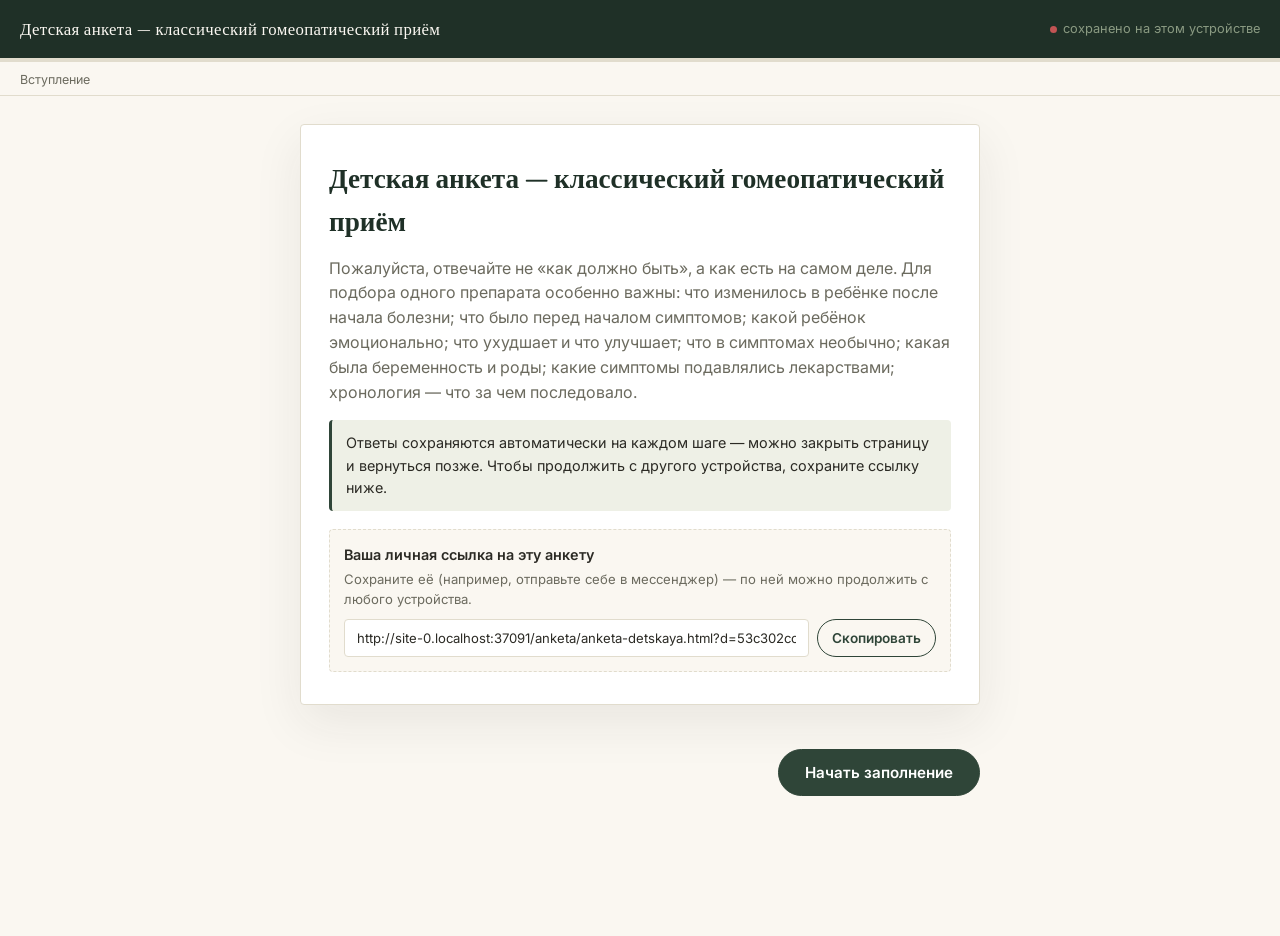
<file: anketa/anketa-detskaya.html>
<!DOCTYPE html>
<html lang="ru">
<head>
<meta charset="UTF-8">
<meta name="viewport" content="width=device-width, initial-scale=1.0">
<meta name="robots" content="noindex">
<title>Детская анкета — Галина Ховзун, классическая гомеопатия</title>
<link rel="preconnect" href="https://fonts.googleapis.com">
<!-- шрифты грузятся без блокировки страницы: если Google Fonts недоступен, анкета всё равно откроется -->
<link rel="stylesheet" href="https://fonts.googleapis.com/css2?family=Fraunces:ital,opsz,wght@0,9..144,400;0,9..144,600;1,9..144,500&family=Inter:wght@400;500;600&display=swap" media="print" onload="this.media='all'">
<link rel="stylesheet" href="style.css?v=3">
</head>
<body>
<div id="app"><p style="padding:40px 20px;text-align:center;font-family:system-ui,sans-serif;color:#6b6a5e">Загружаем анкету…</p></div>
<noscript><p style="padding:20px;text-align:center;font-family:system-ui,sans-serif">Для заполнения анкеты включите JavaScript в браузере.</p></noscript>
<script>
  window.FORM_CONFIG = {
    formId: 'child',
    schemaUrl: 'schemas/child.json?v=3',
    apiBase: 'https://khovzun-anketa-api.dkhovz.workers.dev',
    doctorWhatsApp: '79057192085'
  };
</script>
<script src="app.js?v=4"></script>
</body>
</html>
</file>
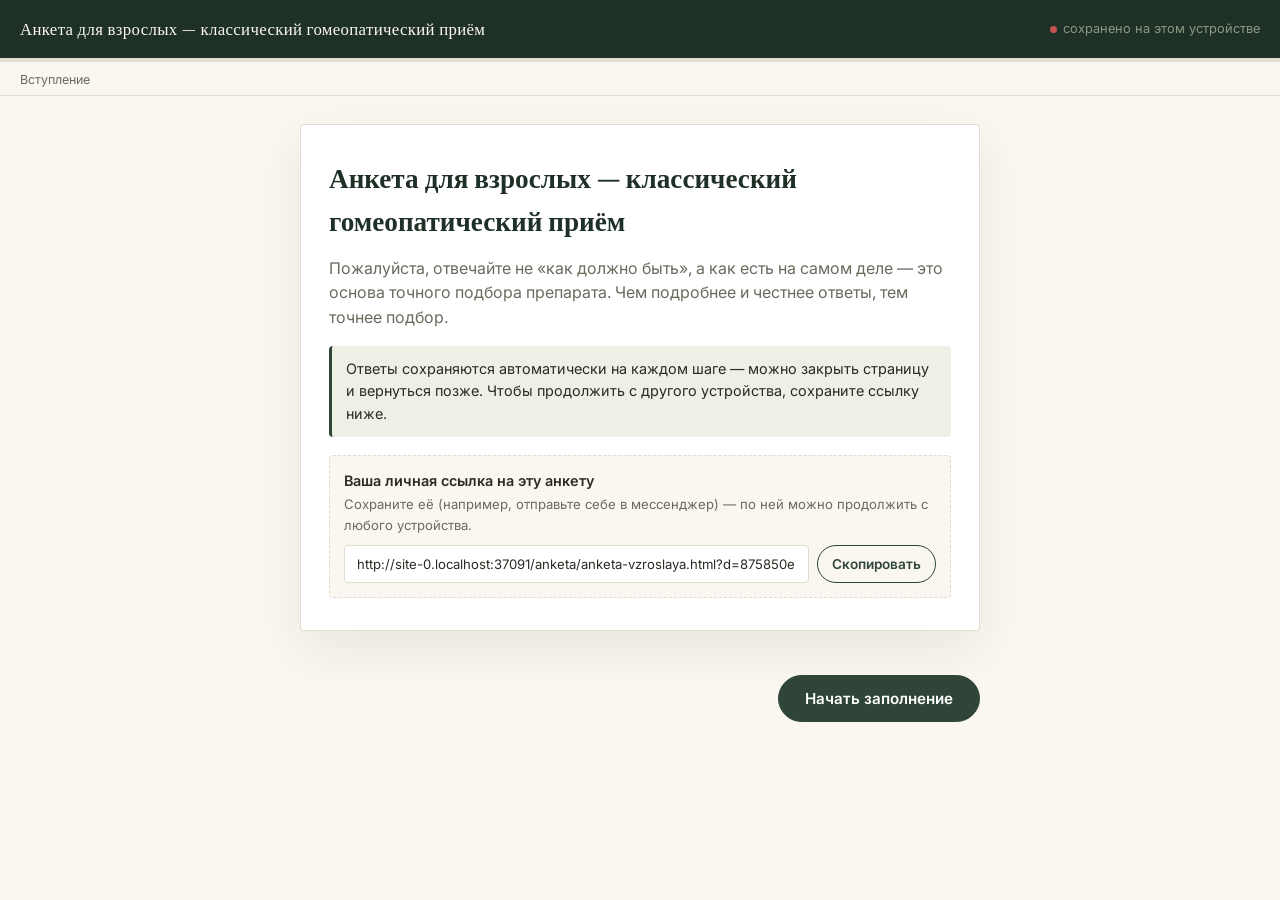
<file: anketa/anketa-vzroslaya.html>
<!DOCTYPE html>
<html lang="ru">
<head>
<meta charset="UTF-8">
<meta name="viewport" content="width=device-width, initial-scale=1.0">
<meta name="robots" content="noindex">
<title>Анкета для взрослых — Галина Ховзун, классическая гомеопатия</title>
<link rel="preconnect" href="https://fonts.googleapis.com">
<!-- шрифты грузятся без блокировки страницы: если Google Fonts недоступен, анкета всё равно откроется -->
<link rel="stylesheet" href="https://fonts.googleapis.com/css2?family=Fraunces:ital,opsz,wght@0,9..144,400;0,9..144,600;1,9..144,500&family=Inter:wght@400;500;600&display=swap" media="print" onload="this.media='all'">
<link rel="stylesheet" href="style.css?v=3">
</head>
<body>
<div id="app"><p style="padding:40px 20px;text-align:center;font-family:system-ui,sans-serif;color:#6b6a5e">Загружаем анкету…</p></div>
<noscript><p style="padding:20px;text-align:center;font-family:system-ui,sans-serif">Для заполнения анкеты включите JavaScript в браузере.</p></noscript>
<script>
  window.FORM_CONFIG = {
    formId: 'adult',
    schemaUrl: 'schemas/adult.json?v=3',
    apiBase: 'https://khovzun-anketa-api.dkhovz.workers.dev',
    doctorWhatsApp: '79057192085'
  };
</script>
<script src="app.js?v=4"></script>
</body>
</html>
</file>
<file: anketa/style.css>
:root {
    --ink: #2b2a24;
    --ink-soft: #6b6a5e;
    --forest: #2f4538;
    --forest-deep: #1f3027;
    --sage: #8a9a82;
    --sage-pale: #eef0e6;
    --clay: #bf7a55;
    --clay-deep: #a4623f;
    --cream: #faf7f1;
    --cream-deep: #f3eee3;
    --line: #e1dccd;
    --white: #ffffff;
    --radius: 4px;
    --shadow: 0 18px 50px rgba(43, 42, 36, .08);
    --serif: 'Fraunces', Georgia, serif;
    --sans: 'Inter', system-ui, -apple-system, Roboto, Arial, sans-serif;
}

* { margin: 0; padding: 0; box-sizing: border-box; }
html { scroll-behavior: smooth; }

body {
    font-family: var(--sans);
    background: var(--cream);
    color: var(--ink);
    line-height: 1.55;
    padding-bottom: 80px;
}

a { color: var(--forest); }

.topbar {
    background: var(--forest-deep);
    color: var(--cream);
    padding: 16px 20px;
    display: flex;
    align-items: center;
    justify-content: space-between;
    gap: 12px;
}
.topbar .brand {
    font-family: var(--serif);
    font-size: 1.05rem;
    letter-spacing: .02em;
}
.topbar .status {
    font-size: .8rem;
    color: var(--sage);
    display: flex;
    align-items: center;
    gap: 6px;
}
.topbar .status .dot {
    width: 7px; height: 7px; border-radius: 50%;
    background: var(--sage);
    transition: background .2s;
}
.topbar .status.saving .dot { background: var(--clay); }
.topbar .status.error .dot { background: #c25454; }

.progress-wrap {
    position: sticky;
    top: 0;
    z-index: 50;
    background: var(--cream);
    border-bottom: 1px solid var(--line);
}
.progress-bar {
    height: 4px;
    background: var(--line);
    position: relative;
}
.progress-bar > span {
    position: absolute; left: 0; top: 0; bottom: 0;
    background: var(--forest);
    transition: width .25s ease;
}
.progress-label {
    font-size: .78rem;
    color: var(--ink-soft);
    padding: 8px 20px 6px;
}

.container {
    max-width: 720px;
    margin: 0 auto;
    padding: 28px 20px 0;
}

.intro-card {
    background: var(--white);
    border: 1px solid var(--line);
    border-radius: var(--radius);
    box-shadow: var(--shadow);
    padding: 32px 28px;
    margin-bottom: 24px;
}
.intro-card h1 {
    font-family: var(--serif);
    font-size: 1.7rem;
    color: var(--forest-deep);
    margin-bottom: 14px;
}
.intro-card p { color: var(--ink-soft); margin-bottom: 10px; }
.intro-card .resume-note {
    background: var(--sage-pale);
    border-left: 3px solid var(--forest);
    padding: 12px 14px;
    border-radius: var(--radius);
    font-size: .9rem;
    margin-top: 16px;
}

.section {
    background: var(--white);
    border: 1px solid var(--line);
    border-radius: var(--radius);
    box-shadow: var(--shadow);
    padding: 28px 28px 8px;
    margin-bottom: 20px;
}
.section-title {
    font-family: var(--serif);
    font-size: 1.3rem;
    color: var(--forest-deep);
    margin-bottom: 4px;
}
.section-note {
    color: var(--ink-soft);
    font-size: .88rem;
    margin-bottom: 18px;
}

.field {
    margin-bottom: 22px;
    padding-bottom: 18px;
    border-bottom: 1px solid var(--line);
}
.field:last-child { border-bottom: none; }
.field-label {
    display: block;
    font-weight: 600;
    margin-bottom: 8px;
    color: var(--ink);
    font-size: .96rem;
}
.field-hint {
    font-size: .82rem;
    color: var(--ink-soft);
    margin: -4px 0 8px;
}

input[type="text"], input[type="date"], input[type="tel"], input[type="email"], input[type="number"], textarea {
    width: 100%;
    font-family: var(--sans);
    font-size: .95rem;
    padding: 10px 12px;
    border: 1px solid var(--line);
    border-radius: var(--radius);
    background: var(--cream);
    color: var(--ink);
}
textarea { min-height: 70px; resize: vertical; }
input:focus, textarea:focus {
    outline: none;
    border-color: var(--forest);
    background: var(--white);
}

.choice-row { display: flex; flex-wrap: wrap; gap: 8px; }
.choice-pill {
    display: inline-flex; align-items: center; gap: 6px;
    border: 1px solid var(--line);
    border-radius: 999px;
    padding: 7px 14px;
    font-size: .88rem;
    cursor: pointer;
    background: var(--cream);
    user-select: none;
    transition: all .15s;
}
.choice-pill:hover { border-color: var(--sage); }
.choice-pill input { position: absolute; opacity: 0; width: 0; height: 0; }
.choice-pill.checked {
    background: var(--forest);
    border-color: var(--forest);
    color: var(--white);
}

.slider-wrap { padding: 6px 4px 0; }
.slider-wrap input[type="range"] { width: 100%; accent-color: var(--forest); }
.slider-value {
    display: flex; justify-content: space-between;
    font-size: .78rem; color: var(--ink-soft); margin-top: 4px;
}
.slider-value .n {
    font-family: var(--serif); font-size: 1.1rem; color: var(--forest-deep);
}

.chrono-grid {
    display: grid;
    grid-template-columns: 1fr;
    gap: 10px;
    background: var(--cream-deep);
    border-radius: var(--radius);
    padding: 12px;
}
.chrono-grid .chrono-period { font-weight: 600; font-size: .85rem; color: var(--forest-deep); margin-bottom: 2px; }

.nav-row {
    display: flex;
    justify-content: space-between;
    gap: 12px;
    padding: 20px 0 60px;
}
.btn {
    font-family: var(--sans);
    font-weight: 600;
    font-size: .95rem;
    padding: 13px 26px;
    border-radius: 999px;
    border: 1px solid var(--forest);
    background: var(--forest);
    color: var(--white);
    cursor: pointer;
    transition: all .15s;
}
.btn:hover { background: var(--forest-deep); }
.btn.secondary {
    background: transparent;
    color: var(--forest);
}
.btn.secondary:hover { background: var(--sage-pale); }
.btn:disabled { opacity: .5; cursor: default; }

.review-item {
    padding: 10px 0;
    border-bottom: 1px solid var(--line);
    font-size: .9rem;
}
.review-item .q { color: var(--ink-soft); margin-bottom: 2px; }
.review-item .a { color: var(--ink); white-space: pre-wrap; }
.review-item .a.empty { color: var(--ink-soft); font-style: italic; }

.final-screen {
    text-align: center;
    padding: 60px 20px;
}
.final-screen h1 { font-family: var(--serif); color: var(--forest-deep); margin-bottom: 14px; font-size: 1.6rem; }

/* --- обязательные поля и ошибки --- */
.req { color: var(--clay-deep); font-weight: 700; }
.field-error { display: none; color: #b24a3a; font-size: .84rem; margin-top: 8px; }
.field.has-error .field-error { display: block; }
.field.has-error input, .field.has-error textarea { border-color: #b24a3a; background: #fff6f3; }
.other-input { margin-top: 8px; }

/* --- шкала 0–10: пока не тронули, показываем «не выбрано», а не ложное 5 --- */
.slider-wrap.untouched input[type="range"] { opacity: .45; }
.slider-wrap.untouched .slider-value .n { font-family: var(--sans); font-size: .85rem; color: var(--clay-deep); }

/* --- личная ссылка --- */
.link-box { margin-top: 18px; padding: 14px; border: 1px dashed var(--line); border-radius: var(--radius); background: var(--cream); }
.link-box-title { font-weight: 600; font-size: .9rem; margin-bottom: 2px; }
.link-box-hint { font-size: .82rem; color: var(--ink-soft); margin-bottom: 10px; }
.link-row { display: flex; gap: 8px; }
.link-row input { flex: 1; min-width: 0; font-size: .82rem; background: var(--white); }
.btn.small { padding: 8px 14px; font-size: .85rem; white-space: nowrap; }
.resume-note.strong { background: #e7efe3; font-weight: 500; }

/* --- проверка: заголовки разделов кликабельны --- */
.review-section {
    display: block; width: 100%; text-align: left;
    margin: 22px 0 4px; padding: 6px 0;
    background: none; border: none; border-bottom: 2px solid var(--forest);
    font-family: var(--serif); font-size: 1.02rem; color: var(--forest-deep); cursor: pointer;
}
.review-section:hover { color: var(--clay-deep); }

/* --- экраны ошибки и завершения --- */
.error-card p { color: var(--ink-soft); margin: 10px 0; }
.btn-col { display: flex; flex-direction: column; gap: 10px; margin: 22px 0 20px; }
.btn-col.narrow { max-width: 360px; margin: 28px auto 0; }
.btn-col .btn { text-align: center; text-decoration: none; }
.btn.ghost { background: transparent; border-color: transparent; color: var(--forest); text-decoration: underline; }
.btn.ghost:hover { background: var(--sage-pale); }
.btn:focus-visible, .choice-pill:focus-within, .review-section:focus-visible { outline: 2px solid var(--clay); outline-offset: 2px; }
.nav-row .btn { min-width: 0; }

@media (max-width: 560px) {
    .nav-row { flex-wrap: wrap; }
    .nav-row .btn { flex: 1 1 auto; }
    .link-row { flex-direction: column; }
    .container { padding: 18px 14px 0; }
    .section, .intro-card { padding: 20px 16px 6px; }
    .intro-card { padding: 24px 18px; }
}
</file>
